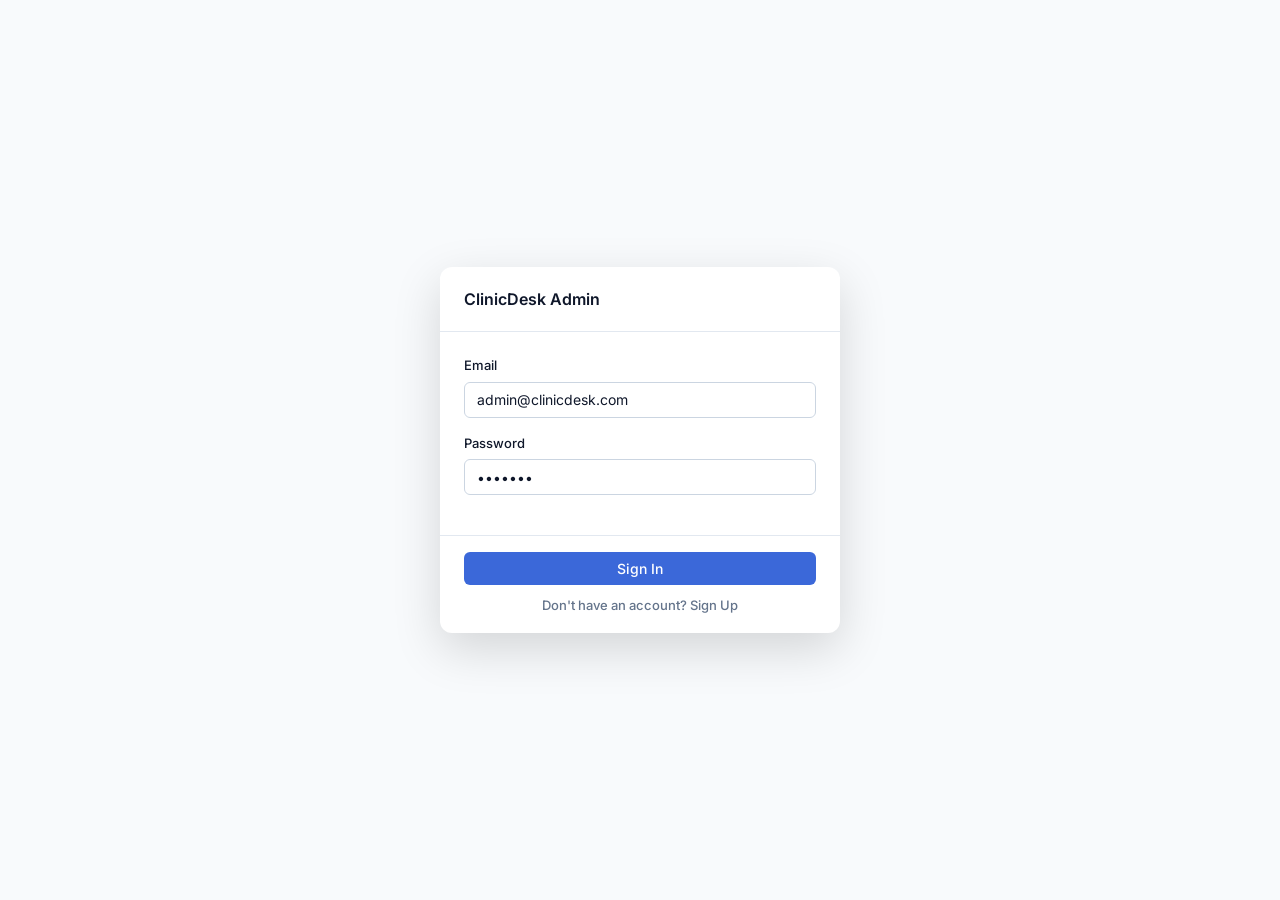
<file: frontend/admin/index.html>
<!DOCTYPE html>
<html lang="en">
<head>
  <meta charset="UTF-8">
  <meta name="viewport" content="width=device-width, initial-scale=1.0">
  <title>ClinicDesk AI — Admin Dashboard</title>
  <link rel="stylesheet" href="styles.css">
</head>
<body>
  <!-- Login Screen -->
  <div id="loginScreen" class="modal-overlay" style="background:var(--bg)">
    <div class="modal" style="width:400px">
      <div class="modal-header"><h2 id="authTitle">ClinicDesk Admin</h2><div></div></div>
      <div class="modal-body">
        <div class="form-group hidden" id="registerNameGroup">
          <label class="form-label">Name</label>
          <input type="text" id="registerName" placeholder="Your name">
        </div>
        <div class="form-group">
          <label class="form-label">Email</label>
          <input type="email" id="loginEmail" value="admin@clinicdesk.com">
        </div>
        <div class="form-group">
          <label class="form-label">Password</label>
          <input type="password" id="loginPassword" value="demo123">
        </div>
        <div id="loginError" style="color:var(--destructive);font-size:13px;margin-bottom:8px" class="hidden"></div>
      </div>
      <div class="modal-footer" style="flex-direction:column;gap:8px">
        <button class="btn btn-primary" id="authBtn" onclick="app.login()" style="width:100%">Sign In</button>
        <button class="btn btn-ghost btn-sm" id="authToggle" onclick="app.toggleAuthMode()" style="width:100%">Don't have an account? Sign Up</button>
      </div>
    </div>
  </div>

  <!-- Dashboard -->
  <div id="dashboard" class="app hidden">
    <!-- Sidebar -->
    <aside class="sidebar">
      <div class="sidebar-header">
        <div class="sidebar-logo">C</div>
        <span class="sidebar-brand">ClinicDesk</span>
      </div>
      <nav class="sidebar-nav">
        <button class="nav-item active" data-tab="kb">
          <svg viewBox="0 0 24 24"><path d="M4 19.5A2.5 2.5 0 0 1 6.5 17H20"/><path d="M6.5 2H20v20H6.5A2.5 2.5 0 0 1 4 19.5v-15A2.5 2.5 0 0 1 6.5 2z"/></svg>
          Knowledge Base
        </button>
        <button class="nav-item" data-tab="sessions">
          <svg viewBox="0 0 24 24"><path d="M21 15a2 2 0 0 1-2 2H7l-4 4V5a2 2 0 0 1 2-2h14a2 2 0 0 1 2 2z"/></svg>
          Sessions
        </button>
        <button class="nav-item" data-tab="escalations">
          <svg viewBox="0 0 24 24"><path d="M10.29 3.86L1.82 18a2 2 0 0 0 1.71 3h16.94a2 2 0 0 0 1.71-3L13.71 3.86a2 2 0 0 0-3.42 0z"/><line x1="12" y1="9" x2="12" y2="13"/><line x1="12" y1="17" x2="12.01" y2="17"/></svg>
          Escalations
        </button>
        <button class="nav-item" data-tab="analytics">
          <svg viewBox="0 0 24 24"><line x1="18" y1="20" x2="18" y2="10"/><line x1="12" y1="20" x2="12" y2="4"/><line x1="6" y1="20" x2="6" y2="14"/></svg>
          Analytics
        </button>
      </nav>
      <div class="sidebar-footer">
        <div class="sidebar-user" id="userName">Admin</div>
        <button class="sidebar-logout" onclick="app.logout()">Sign out</button>
      </div>
    </aside>

    <!-- Drop overlay for document ingestion -->
    <div id="dropOverlay" class="drop-overlay hidden">
      <div class="drop-overlay-content">
        <svg width="48" height="48" viewBox="0 0 24 24" fill="none" stroke="currentColor" stroke-width="2" stroke-linecap="round" stroke-linejoin="round">
          <path d="M21 15v4a2 2 0 0 1-2 2H5a2 2 0 0 1-2-2v-4"/>
          <polyline points="17 8 12 3 7 8"/>
          <line x1="12" y1="3" x2="12" y2="15"/>
        </svg>
        <p>Drop document to import</p>
        <p class="text-sm text-muted">PDF, DOCX, or TXT</p>
      </div>
    </div>

    <!-- Main content -->
    <div class="main">
      <header class="main-header">
        <h1 id="pageTitle">Knowledge Base</h1>
        <div style="display:flex;align-items:center;gap:12px">
          <div id="headerActions"></div>
          <div class="notif-wrapper" id="notifWrapper">
            <button class="btn btn-ghost btn-icon" id="notifBell" onclick="app.toggleNotifications()" style="position:relative">
              <svg width="20" height="20" viewBox="0 0 24 24" fill="none" stroke="currentColor" stroke-width="2" stroke-linecap="round" stroke-linejoin="round">
                <path d="M18 8A6 6 0 0 0 6 8c0 7-3 9-3 9h18s-3-2-3-9"/><path d="M13.73 21a2 2 0 0 1-3.46 0"/>
              </svg>
              <span class="notif-badge hidden" id="notifBadge">0</span>
            </button>
            <div class="notif-dropdown hidden" id="notifDropdown">
              <div class="notif-dropdown-header">
                <span style="font-weight:600;font-size:14px">Notifications</span>
                <button class="btn btn-ghost btn-sm" onclick="app.markAllRead()" style="font-size:12px">Mark all read</button>
              </div>
              <div class="notif-list" id="notifList">
                <div class="text-muted text-sm" style="padding:24px;text-align:center">No notifications</div>
              </div>
            </div>
          </div>
        </div>
      </header>

      <div class="main-content" id="mainContent">
        <!-- Dynamic content rendered by JS -->
      </div>
    </div>
  </div>

  <!-- Article Modal -->
  <div id="articleModal" class="modal-overlay hidden">
    <div class="modal">
      <div class="modal-header">
        <h2 id="articleModalTitle">New Article</h2>
        <button class="btn btn-ghost btn-icon" onclick="app.closeArticleModal()">✕</button>
      </div>
      <div class="modal-body">
        <div class="form-group">
          <label class="form-label">Title</label>
          <input type="text" id="articleTitle" placeholder="Article title">
        </div>
        <div class="form-group">
          <label class="form-label">Category</label>
          <select id="articleCategory">
            <option value="scheduling">Scheduling</option>
            <option value="billing_coding">Billing & Coding</option>
            <option value="insurance_claims">Insurance & Claims</option>
            <option value="patient_records">Patient Records</option>
            <option value="reporting_analytics">Reporting & Analytics</option>
            <option value="technical_troubleshooting">Technical / Troubleshooting</option>
            <option value="account_plans">Account & Plans</option>
          </select>
        </div>
        <div class="form-group">
          <label class="form-label">Content (Markdown)</label>
          <textarea id="articleContent" rows="12" placeholder="Write article content in Markdown..."></textarea>
        </div>
      </div>
      <div class="modal-footer">
        <button class="btn btn-secondary" onclick="app.closeArticleModal()">Cancel</button>
        <button class="btn btn-primary" id="articleSaveBtn" onclick="app.saveArticle()">Save Article</button>
      </div>
    </div>
  </div>

  <script src="app.js"></script>
</body>
</html>
</file>
<file: frontend/admin/styles.css>
/* ClinicDesk Admin Dashboard — Design tokens from reference-design */

@import url('https://fonts.googleapis.com/css2?family=Inter:wght@400;500;600;700&display=swap');

:root {
  /* Colors — OKLch-inspired mapped to hex for vanilla CSS compatibility */
  --bg: #f8fafc;
  --fg: #0f172a;
  --card: #ffffff;
  --card-fg: #0f172a;
  --primary: #3b68d9;
  --primary-fg: #ffffff;
  --secondary: #f1f5f9;
  --secondary-fg: #475569;
  --muted: #f1f5f9;
  --muted-fg: #64748b;
  --accent: #3b68d9;
  --border: #e2e8f0;
  --input-border: #cbd5e1;
  --destructive: #dc2626;
  --success: #16a34a;
  --success-bg: rgba(22, 163, 74, 0.1);
  --warning: #d97706;
  --warning-bg: rgba(217, 119, 6, 0.1);

  /* Sidebar */
  --sidebar-bg: #1a2236;
  --sidebar-fg: #c8d1e0;
  --sidebar-primary: #3b68d9;
  --sidebar-accent: #253352;
  --sidebar-border: #2d3f5e;
  --sidebar-muted: #7b8ba5;

  /* Radius */
  --radius-sm: 4px;
  --radius-md: 6px;
  --radius-lg: 8px;
  --radius-xl: 12px;

  /* Shadows */
  --shadow-sm: 0 1px 2px rgba(0,0,0,0.05);
  --shadow-md: 0 4px 6px rgba(0,0,0,0.07);

  /* Font */
  --font-sans: 'Inter', -apple-system, BlinkMacSystemFont, 'Segoe UI', sans-serif;
}

/* Reset */
*, *::before, *::after { box-sizing: border-box; margin: 0; padding: 0; }
html, body { height: 100%; }
body {
  font-family: var(--font-sans);
  font-size: 14px;
  line-height: 1.5;
  color: var(--fg);
  background: var(--bg);
  -webkit-font-smoothing: antialiased;
}

/* Layout */
.app {
  display: flex;
  height: 100vh;
  overflow: hidden;
}

/* Sidebar */
.sidebar {
  width: 256px;
  background: var(--sidebar-bg);
  color: var(--sidebar-fg);
  display: flex;
  flex-direction: column;
  flex-shrink: 0;
}
.sidebar-header {
  height: 64px;
  display: flex;
  align-items: center;
  gap: 12px;
  padding: 0 24px;
  border-bottom: 1px solid var(--sidebar-border);
}
.sidebar-logo {
  width: 32px; height: 32px;
  background: var(--sidebar-primary);
  border-radius: var(--radius-lg);
  display: flex; align-items: center; justify-content: center;
  color: white; font-weight: 700; font-size: 16px;
}
.sidebar-brand { font-weight: 600; font-size: 16px; color: #f1f5f9; }

.sidebar-nav {
  flex: 1;
  padding: 16px 12px;
  display: flex;
  flex-direction: column;
  gap: 2px;
}
.nav-item {
  display: flex; align-items: center; gap: 10px;
  padding: 10px 12px;
  border-radius: var(--radius-lg);
  font-size: 14px; font-weight: 500;
  color: var(--sidebar-fg);
  cursor: pointer;
  transition: all 0.15s;
  border: none; background: none; width: 100%; text-align: left;
}
.nav-item:hover { background: var(--sidebar-accent); color: #f1f5f9; }
.nav-item.active {
  background: var(--sidebar-primary);
  color: white;
}
.nav-item svg {
  width: 18px; height: 18px; flex-shrink: 0;
  stroke: currentColor; fill: none; stroke-width: 2;
  stroke-linecap: round; stroke-linejoin: round;
}

.sidebar-footer {
  padding: 16px 24px;
  border-top: 1px solid var(--sidebar-border);
  font-size: 13px; color: var(--sidebar-muted);
}
.sidebar-user { font-weight: 500; color: var(--sidebar-fg); }
.sidebar-logout {
  background: none; border: none; color: var(--sidebar-muted);
  cursor: pointer; font-size: 13px; margin-top: 4px; padding: 0;
  font-family: inherit;
}
.sidebar-logout:hover { color: #f1f5f9; }

/* Main */
.main {
  flex: 1;
  display: flex;
  flex-direction: column;
  overflow: hidden;
}
.main-header {
  height: 64px;
  display: flex;
  align-items: center;
  justify-content: space-between;
  padding: 0 24px;
  border-bottom: 1px solid var(--border);
  background: var(--card);
  flex-shrink: 0;
}
.main-header h1 { font-size: 18px; font-weight: 600; }
.main-content {
  flex: 1;
  overflow-y: auto;
  padding: 24px;
}

/* Cards */
.card {
  background: var(--card);
  border: 1px solid var(--border);
  border-radius: var(--radius-xl);
  box-shadow: var(--shadow-sm);
}
.card-header {
  padding: 20px 24px 0;
}
.card-title { font-size: 16px; font-weight: 600; }
.card-desc { font-size: 13px; color: var(--muted-fg); margin-top: 2px; }
.card-content { padding: 16px 24px 20px; }
.card-content:first-child { padding-top: 20px; }

/* Metric cards */
.metrics-grid {
  display: grid;
  grid-template-columns: repeat(auto-fit, minmax(160px, 1fr));
  gap: 16px;
  margin-bottom: 24px;
}
.metric-card {
  background: var(--card);
  border: 1px solid var(--border);
  border-radius: var(--radius-xl);
  padding: 20px;
  box-shadow: var(--shadow-sm);
}
.metric-label {
  font-size: 13px; color: var(--muted-fg);
  font-weight: 500; margin-bottom: 4px;
}
.metric-value {
  font-size: 24px; font-weight: 700; color: var(--fg);
}
.metric-sub { font-size: 12px; color: var(--muted-fg); margin-top: 2px; }

/* Tables */
.table-wrap { overflow-x: auto; }
table {
  width: 100%;
  border-collapse: collapse;
  font-size: 14px;
}
thead th {
  text-align: left;
  font-weight: 500;
  color: var(--muted-fg);
  padding: 10px 12px;
  border-bottom: 1px solid var(--border);
  white-space: nowrap;
}
tbody td {
  padding: 10px 12px;
  border-bottom: 1px solid var(--border);
  vertical-align: middle;
}
tbody tr { transition: background 0.1s; }
tbody tr:hover { background: rgba(0,0,0,0.02); }
tbody tr:last-child td { border-bottom: none; }
tbody tr.clickable { cursor: pointer; }

/* Badges */
.badge {
  display: inline-flex; align-items: center;
  padding: 2px 8px;
  border-radius: var(--radius-md);
  font-size: 12px; font-weight: 500;
  border: 1px solid transparent;
  white-space: nowrap;
}
.badge-default { background: var(--secondary); color: var(--secondary-fg); }
.badge-primary { background: rgba(59,104,217,0.1); color: var(--primary); border-color: rgba(59,104,217,0.2); }
.badge-success { background: var(--success-bg); color: var(--success); border-color: rgba(22,163,74,0.2); }
.badge-warning { background: var(--warning-bg); color: var(--warning); border-color: rgba(217,119,6,0.2); }
.badge-destructive { background: rgba(220,38,38,0.1); color: var(--destructive); border-color: rgba(220,38,38,0.2); }

.badge-active {
  background: var(--success-bg); color: var(--success);
  border-color: rgba(22,163,74,0.2);
}
.badge-active::before {
  content: ''; display: inline-block;
  width: 6px; height: 6px; border-radius: 50%;
  background: var(--success); margin-right: 6px;
  animation: pulse 2s infinite;
}
@keyframes pulse {
  0%, 100% { opacity: 1; }
  50% { opacity: 0.4; }
}

/* Buttons */
.btn {
  display: inline-flex; align-items: center; justify-content: center; gap: 6px;
  padding: 8px 16px;
  border-radius: var(--radius-md);
  font-size: 14px; font-weight: 500;
  cursor: pointer; border: none;
  font-family: inherit;
  transition: all 0.15s;
}
.btn-primary { background: var(--primary); color: white; }
.btn-primary:hover { opacity: 0.9; }
.btn-secondary { background: var(--secondary); color: var(--secondary-fg); border: 1px solid var(--border); }
.btn-secondary:hover { background: #e2e8f0; }
.btn-destructive { background: var(--destructive); color: white; }
.btn-destructive:hover { opacity: 0.9; }
.btn-ghost { background: transparent; color: var(--muted-fg); }
.btn-ghost:hover { background: var(--secondary); color: var(--fg); }
.btn-sm { padding: 4px 10px; font-size: 13px; }
.btn-icon { width: 36px; height: 36px; padding: 0; }

/* Inputs */
input[type="text"], input[type="email"], input[type="password"],
input[type="search"], select, textarea {
  width: 100%;
  height: 36px;
  padding: 0 12px;
  border: 1px solid var(--input-border);
  border-radius: var(--radius-md);
  font-size: 14px;
  font-family: inherit;
  background: transparent;
  color: var(--fg);
  transition: border-color 0.15s, box-shadow 0.15s;
  outline: none;
}
input:focus, select:focus, textarea:focus {
  border-color: var(--primary);
  box-shadow: 0 0 0 3px rgba(59,104,217,0.15);
}
textarea { height: auto; min-height: 120px; padding: 8px 12px; resize: vertical; }
select { appearance: none; cursor: pointer; padding-right: 32px;
  background-image: url("data:image/svg+xml,%3Csvg xmlns='http://www.w3.org/2000/svg' width='16' height='16' viewBox='0 0 24 24' fill='none' stroke='%2364748b' stroke-width='2'%3E%3Cpolyline points='6 9 12 15 18 9'/%3E%3C/svg%3E");
  background-repeat: no-repeat; background-position: right 8px center;
}

.form-group { margin-bottom: 16px; }
.form-label { display: block; font-size: 13px; font-weight: 500; margin-bottom: 6px; }

/* Search bar */
.search-bar {
  display: flex; gap: 8px; margin-bottom: 16px; align-items: center;
}
.search-bar input { max-width: 320px; }

/* Toolbar */
.toolbar {
  display: flex; align-items: center; justify-content: space-between;
  margin-bottom: 16px; gap: 12px; flex-wrap: wrap;
}
.toolbar-left { display: flex; align-items: center; gap: 8px; }
.toolbar-right { display: flex; align-items: center; gap: 8px; }

/* Session detail */
.detail-panel {
  display: flex; gap: 24px; height: calc(100vh - 64px - 64px - 48px);
}
.detail-left {
  flex: 2; display: flex; flex-direction: column; min-width: 0;
}
.detail-right {
  flex: 1; display: flex; flex-direction: column; gap: 16px;
  min-width: 280px; max-width: 380px;
}

.transcript {
  flex: 1; overflow-y: auto; padding: 16px;
  display: flex; flex-direction: column; gap: 12px;
}
.transcript-msg { display: flex; flex-direction: column; max-width: 90%; }
.transcript-msg.user { align-self: flex-end; }
.transcript-msg.assistant { align-self: flex-start; }
.transcript-bubble {
  padding: 10px 14px; border-radius: 12px;
  font-size: 14px; line-height: 1.5; white-space: pre-wrap;
}
.transcript-msg.user .transcript-bubble {
  background: var(--primary); color: white; border-bottom-right-radius: 4px;
}
.transcript-msg.assistant .transcript-bubble {
  background: var(--secondary); color: var(--fg); border-bottom-left-radius: 4px;
}
.transcript-time {
  font-size: 11px; color: var(--muted-fg); margin-top: 4px;
}
.transcript-msg.user .transcript-time { text-align: right; }

.tool-tag {
  display: inline-flex; align-items: center; gap: 4px;
  padding: 2px 8px; border-radius: var(--radius-sm);
  background: rgba(59,104,217,0.08); color: var(--primary);
  font-size: 11px; font-weight: 500;
  font-family: 'SF Mono', Monaco, 'Courier New', monospace;
  margin-right: 4px; margin-top: 4px;
}

/* Modal / Overlay */
.modal-overlay {
  position: fixed; inset: 0;
  background: rgba(0,0,0,0.4);
  display: flex; align-items: center; justify-content: center;
  z-index: 1000;
}
.modal {
  background: var(--card);
  border-radius: var(--radius-xl);
  box-shadow: 0 16px 48px rgba(0,0,0,0.15);
  width: 560px; max-width: 95vw;
  max-height: 90vh; overflow-y: auto;
}
.modal-header {
  padding: 20px 24px;
  border-bottom: 1px solid var(--border);
  display: flex; align-items: center; justify-content: space-between;
}
.modal-header h2 { font-size: 16px; font-weight: 600; }
.modal-body { padding: 24px; }
.modal-footer {
  padding: 16px 24px;
  border-top: 1px solid var(--border);
  display: flex; justify-content: flex-end; gap: 8px;
}

/* Back button */
.back-btn {
  display: inline-flex; align-items: center; gap: 6px;
  background: none; border: none; color: var(--muted-fg);
  font-size: 14px; font-weight: 500; cursor: pointer;
  padding: 0; margin-bottom: 16px; font-family: inherit;
}
.back-btn:hover { color: var(--fg); }

/* Tabs for period selector */
.tab-group {
  display: inline-flex; border: 1px solid var(--border);
  border-radius: var(--radius-md); overflow: hidden;
}
.tab-btn {
  padding: 6px 14px; font-size: 13px; font-weight: 500;
  border: none; background: var(--card); color: var(--muted-fg);
  cursor: pointer; font-family: inherit; transition: all 0.1s;
}
.tab-btn:not(:last-child) { border-right: 1px solid var(--border); }
.tab-btn.active { background: var(--primary); color: white; }
.tab-btn:hover:not(.active) { background: var(--secondary); }

/* Category colors */
.cat-scheduling { background: rgba(59,104,217,0.1); color: #3b68d9; }
.cat-billing_coding { background: rgba(22,163,74,0.1); color: #16a34a; }
.cat-insurance_claims { background: rgba(217,119,6,0.1); color: #d97706; }
.cat-patient_records { background: rgba(139,92,246,0.1); color: #8b5cf6; }
.cat-reporting_analytics { background: rgba(6,182,212,0.1); color: #06b6d4; }
.cat-technical_troubleshooting { background: rgba(220,38,38,0.1); color: #dc2626; }
.cat-account_plans { background: rgba(107,114,128,0.1); color: #6b7280; }

/* Empty state */
.empty-state {
  text-align: center; padding: 48px 24px; color: var(--muted-fg);
}
.empty-state svg { margin-bottom: 12px; opacity: 0.4; }
.empty-state p { font-size: 15px; }

/* Loading */
.spinner {
  width: 24px; height: 24px;
  border: 2px solid var(--border);
  border-top-color: var(--primary);
  border-radius: 50%;
  animation: spin 0.6s linear infinite;
  margin: 48px auto;
}
@keyframes spin { to { transform: rotate(360deg); } }

/* Notifications */
.notif-wrapper { position: relative; }
.notif-badge {
  position: absolute; top: 2px; right: 2px;
  min-width: 18px; height: 18px;
  background: var(--destructive); color: white;
  border-radius: 9px; font-size: 11px; font-weight: 600;
  display: flex; align-items: center; justify-content: center;
  padding: 0 4px; line-height: 1;
}
.notif-dropdown {
  position: absolute; top: calc(100% + 8px); right: 0;
  width: 360px; max-height: 420px;
  background: var(--card); border: 1px solid var(--border);
  border-radius: var(--radius-xl); box-shadow: var(--shadow-md);
  z-index: 100; overflow: hidden;
  display: flex; flex-direction: column;
}
.notif-dropdown-header {
  display: flex; align-items: center; justify-content: space-between;
  padding: 12px 16px; border-bottom: 1px solid var(--border);
}
.notif-list {
  overflow-y: auto; max-height: 360px;
}
.notif-item {
  display: flex; gap: 12px; padding: 12px 16px;
  border-bottom: 1px solid var(--border);
  cursor: pointer; transition: background 0.1s;
}
.notif-item:hover { background: rgba(0,0,0,0.02); }
.notif-item:last-child { border-bottom: none; }
.notif-item.unread { background: rgba(59,104,217,0.04); }
.notif-item.unread:hover { background: rgba(59,104,217,0.08); }
.notif-dot {
  width: 8px; height: 8px; border-radius: 50%;
  background: var(--primary); flex-shrink: 0;
  margin-top: 5px;
}
.notif-dot.read { background: transparent; }
.notif-item-content { flex: 1; min-width: 0; }
.notif-item-title {
  font-size: 13px; font-weight: 500;
  white-space: nowrap; overflow: hidden; text-overflow: ellipsis;
}
.notif-item-msg {
  font-size: 12px; color: var(--muted-fg);
  margin-top: 2px;
  display: -webkit-box; -webkit-line-clamp: 2;
  -webkit-box-orient: vertical; overflow: hidden;
}
.notif-item-time {
  font-size: 11px; color: var(--muted-fg); margin-top: 4px;
}

/* Utility */
.text-muted { color: var(--muted-fg); }
.text-sm { font-size: 13px; }
.text-xs { font-size: 12px; }
.font-mono { font-family: 'SF Mono', Monaco, 'Courier New', monospace; }
.mt-4 { margin-top: 16px; }
.mb-4 { margin-bottom: 16px; }
.gap-2 { gap: 8px; }
.flex { display: flex; }
.flex-wrap { flex-wrap: wrap; }
.items-center { align-items: center; }
.hidden { display: none !important; }

/* Document drop overlay */
.drop-overlay {
  position: fixed;
  inset: 0;
  background: rgba(59, 104, 217, 0.08);
  border: 3px dashed var(--primary);
  z-index: 2000;
  display: flex;
  align-items: center;
  justify-content: center;
}
.drop-overlay-content {
  text-align: center;
  color: var(--primary);
  font-size: 18px;
  font-weight: 600;
}
.drop-overlay-content svg {
  margin: 0 auto 12px;
  display: block;
}
.drop-overlay-content .text-sm {
  font-weight: 400;
  margin-top: 4px;
}
</file>
